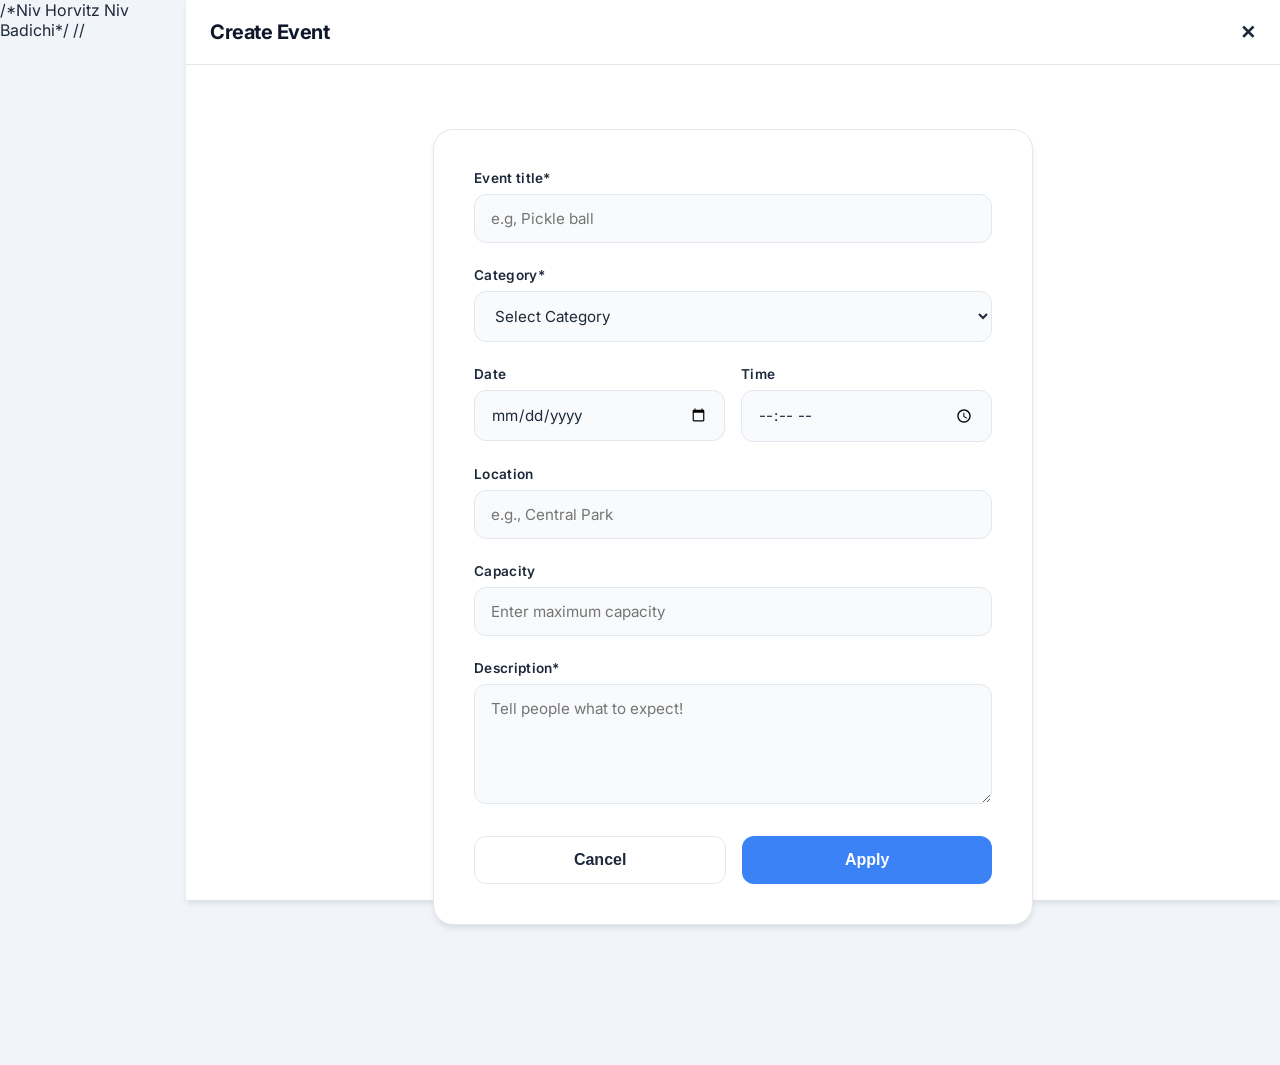
<file: create-event.html>
/*Niv Horvitz Niv Badichi*/
<!DOCTYPE html>//
<html lang="he" dir="ltr">
<head>
    <meta charset="UTF-8">
    <meta name="viewport" content="width=device-width, initial-scale=1.0">
    <title>LONEWOLF - Create Event</title>
    <link rel="stylesheet" href="css/style.css">
    <script src="js/validation.js" defer></script>
</head>
<body>
    <div class="app-container">
        <header class="app-header">
            <div class="logo">Create Event</div>
            <a href="index.html" style="text-decoration: none; color: var(--text-main); font-weight: bold; font-size: 1.2rem;">✕</a>
        </header>

        <main class="content">
            <div class="form-wrapper">
                <form id="createEventForm" novalidate>
                    <div class="form-group">
                        <label for="eventTitle">Event title*</label>
                        <input type="text" id="eventTitle" class="form-control" placeholder="e.g, Pickle ball">
                        <span class="error-message" id="titleError">This field is required.</span>
                    </div>

                    <div class="form-group">
                        <label for="eventCategory">Category*</label>
                        <select id="eventCategory" class="form-control">
                            <option value="">Select Category</option>
                            <option value="sports">Sports</option>
                            <option value="social">Social</option>
                            <option value="learning">Learning</option>
                        </select>
                        <span class="error-message" id="categoryError">Please select a category.</span>
                    </div>

                    <div style="display: flex; gap: 16px;">
                        <div class="form-group" style="flex: 1;">
                            <label for="eventDate">Date</label>
                            <input type="date" id="eventDate" class="form-control">
                        </div>
                        <div class="form-group" style="flex: 1;">
                            <label for="eventTime">Time</label>
                            <input type="time" id="eventTime" class="form-control">
                        </div>
                    </div>

                    <div class="form-group">
                        <label for="eventLocation">Location</label>
                        <input type="text" id="eventLocation" class="form-control" placeholder="e.g., Central Park">
                    </div>

                    <div class="form-group">
                        <label for="eventCapacity">Capacity</label>
                        <input type="number" id="eventCapacity" class="form-control" placeholder="Enter maximum capacity">
                    </div>

                    <div class="form-group">
                        <label for="eventDescription">Description*</label>
                        <textarea id="eventDescription" class="form-control" placeholder="Tell people what to expect!"></textarea>
                        <span class="error-message" id="descError">Description must be at least 10 characters.</span>
                    </div>

                    <div class="form-actions">
                        <button type="button" class="btn-submit btn-cancel" onclick="window.location.href='index.html'">Cancel</button>
                        <button type="submit" class="btn-submit">Apply</button>
                    </div>
                </form>
            </div>
        </main>
    </div>
</body>
</html>
</file>
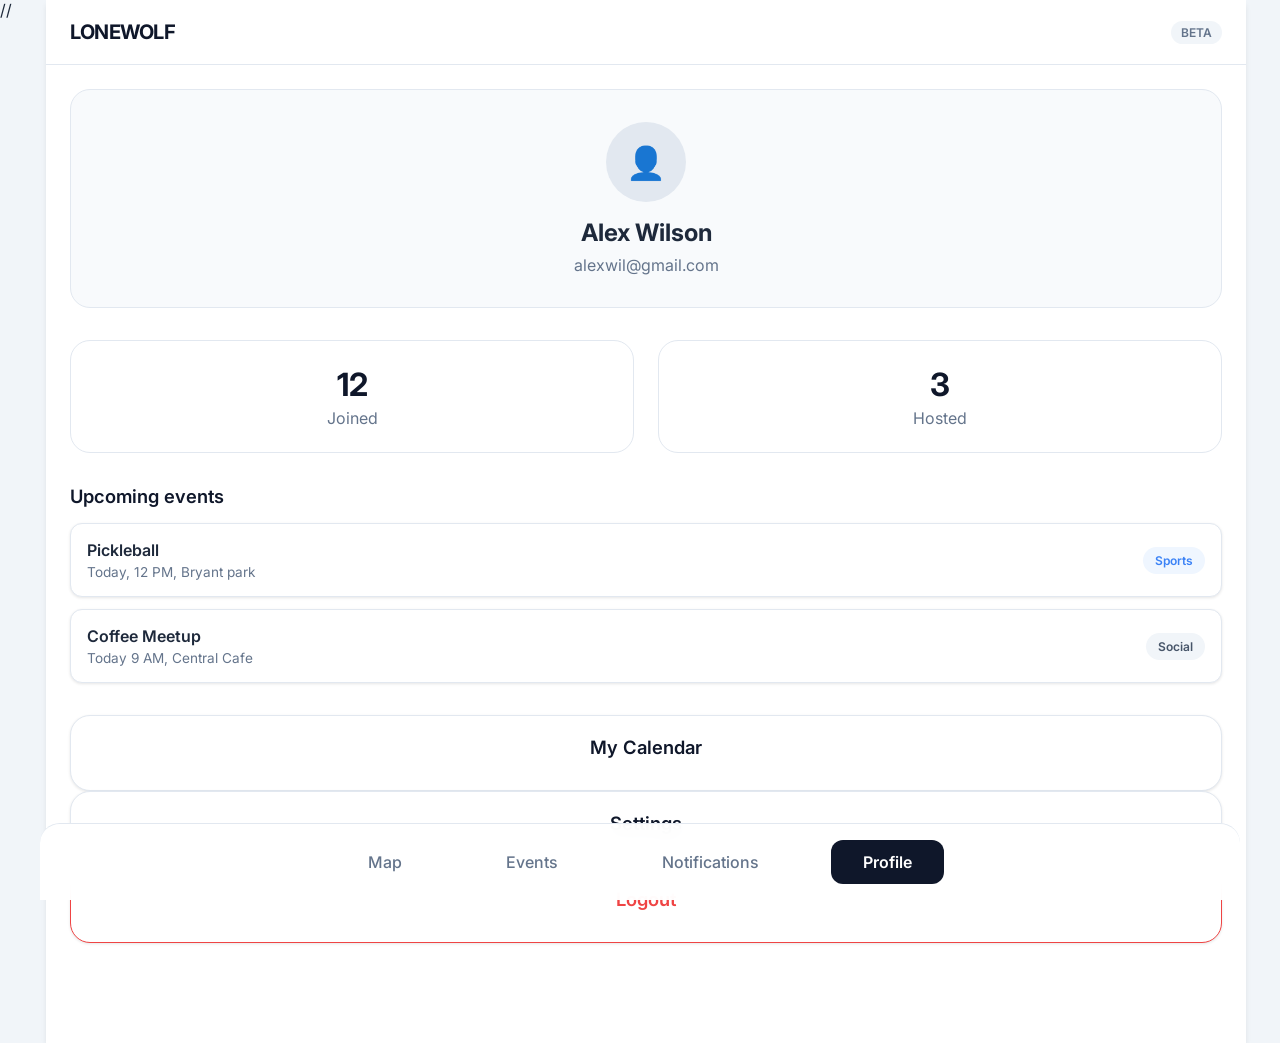
<file: profile.html>
<!DOCTYPE html>
<html lang="he" dir="ltr">
<head>//
    <meta charset="UTF-8">
    <meta name="viewport" content="width=device-width, initial-scale=1.0">
    <title>LONEWOLF - Profile</title>
    <link rel="stylesheet" href="css/style.css">
    <script src="js/app.js" defer></script>
</head>
<body>
    <div class="app-container">
        <header class="app-header">
            <div class="logo">LONEWOLF</div>
            <div class="beta-tag">BETA</div>
        </header>

        <main class="content">
            <div class="profile-header">
                <div class="profile-avatar">👤</div>
                <h2>Alex Wilson</h2>
                <p style="color: var(--text-muted); margin-top: 8px;">alexwil@gmail.com</p>
            </div>

            <div class="stats-grid">
                <div class="stat-box">
                    <div class="stat-number">12</div>
                    <div style="color: var(--text-muted); margin-top: 4px;">Joined</div>
                </div>
                <div class="stat-box">
                    <div class="stat-number">3</div>
                    <div style="color: var(--text-muted); margin-top: 4px;">Hosted</div>
                </div>
            </div>

            <div style="margin-bottom: 32px;">
                <h3 style="font-size: 1.15rem; margin-bottom: 16px; color: var(--primary-color); font-weight: 600;">Upcoming events</h3>
                
                <div style="display: flex; justify-content: space-between; align-items: center; padding: 16px; background: var(--bg-surface); border: 1px solid var(--border-light); border-radius: var(--radius-md); margin-bottom: 12px; box-shadow: var(--shadow-sm);">
                    <div>
                        <p style="font-weight: 600; color: var(--text-main); margin-bottom: 4px;">Pickleball</p>
                        <p style="font-size: 0.85rem; color: var(--text-muted);">Today, 12 PM, Bryant park</p>
                    </div>
                    <span class="event-tag" style="margin-bottom: 0;">Sports</span>
                </div>

                <div style="display: flex; justify-content: space-between; align-items: center; padding: 16px; background: var(--bg-surface); border: 1px solid var(--border-light); border-radius: var(--radius-md); margin-bottom: 12px; box-shadow: var(--shadow-sm);">
                    <div>
                        <p style="font-weight: 600; color: var(--text-main); margin-bottom: 4px;">Coffee Meetup</p>
                        <p style="font-size: 0.85rem; color: var(--text-muted);">Today 9 AM, Central Cafe</p>
                    </div>
                    <span class="event-tag" style="margin-bottom: 0; background: #f1f5f9; color: #475569;">Social</span>
                </div>
            </div>

            <div class="event-card" style="text-align: center; cursor: pointer;">
                <h3>My Calendar</h3>
            </div>
            <div class="event-card" style="text-align: center; cursor: pointer;">
                <h3>Settings</h3>
            </div>
            <div class="event-card" style="text-align: center; cursor: pointer; border-color: #ef4444; color: #ef4444;">
                <h3 style="color: #ef4444;">Logout</h3>
            </div>
        </main>

        <nav class="bottom-nav">
            <a href="#" class="nav-item">Map</a>
            <a href="index.html" class="nav-item">Events</a>
            <a href="#" class="nav-item">Notifications</a>
            <a href="profile.html" class="nav-item active">Profile</a>
        </nav>
    </div>
</body>
</html>
</file>
<file: css/style.css>
@import url('https://fonts.googleapis.com/css2?family=Inter:wght@400;500;600;700&display=swap');
:root {
    --bg-body: #f1f5f9;
    --bg-surface: #ffffff;
    --primary-color: #0f172a;
    --accent-color: #3b82f6;
    --text-main: #1e293b;
    --text-muted: #64748b;
    --border-light: #e2e8f0;
    --shadow-sm: 0 1px 3px rgba(0,0,0,0.1);
    --shadow-md: 0 4px 6px -1px rgba(0,0,0,0.1);
    --radius-lg: 20px;
    --radius-md: 12px;
}
* {
    margin: 0;
    padding: 0;
    box-sizing: border-box;
}

body {
    font-family: 'Inter', sans-serif;
    background-color: var(--bg-body);
    color: var(--text-main);
    display: flex;
    justify-content: center;
    min-height: 100vh;
}

.app-container {
    width: 100%;
    max-width: 1200px;
    min-height: 100vh;
    margin: 0 auto;
    background: var(--bg-surface);
    position: relative;
    box-shadow: var(--shadow-md);
    display: flex;
    flex-direction: column;
}


.app-header {
    display: flex;
    justify-content: space-between;
    align-items: center;
    padding: 20px 24px;
    background: rgba(255, 255, 255, 0.95);
    backdrop-filter: blur(10px);
    border-bottom: 1px solid var(--border-light);
    position: sticky;
    top: 0;
    z-index: 10;
}

.logo {
    font-weight: 700;
    font-size: 1.25rem;
    letter-spacing: -0.5px;
    color: var(--primary-color);
}

.beta-tag {
    background: #f1f5f9;
    color: var(--text-muted);
    padding: 4px 10px;
    border-radius: 20px;
    font-size: 0.75rem;
    font-weight: 600;
}


.content {
    padding: 24px;
    padding-bottom: 100px; 
    flex: 1;
}


#filter-btn {
    background: var(--bg-surface);
    border: 1px solid var(--border-light);
    color: var(--text-main);
    padding: 10px 18px;
    border-radius: 24px;
    font-weight: 500;
    font-size: 0.9rem;
    cursor: pointer;
    box-shadow: var(--shadow-sm);
    transition: all 0.2s ease;
    margin-bottom: 24px;
    font-family: inherit;
}

#filter-btn:hover {
    background: #f8fafc;
    transform: translateY(-1px);
    box-shadow: var(--shadow-md);
}


#events-container {
    display: grid;
    grid-template-columns: repeat(auto-fill, minmax(320px, 1fr));
    gap: 24px;
}


.event-card {
    background: var(--bg-surface);
    border: 1px solid var(--border-light);
    border-radius: var(--radius-lg);
    padding: 20px;
    box-shadow: var(--shadow-sm);
    transition: transform 0.2s ease, box-shadow 0.2s ease;
}

.event-card:hover {
    transform: translateY(-2px);
    box-shadow: var(--shadow-md);
}

.event-tag {
    background: #eff6ff;
    color: var(--accent-color);
    padding: 6px 12px;
    border-radius: 20px;
    font-size: 0.75rem;
    font-weight: 600;
    display: inline-block;
    margin-bottom: 12px;
}

.event-card h3 {
    font-size: 1.15rem;
    margin-bottom: 12px;
    font-weight: 600;
    color: var(--primary-color);
}

.event-details p {
    font-size: 0.85rem;
    color: var(--text-muted);
    margin-bottom: 8px;
}

/* Floating Action Button */
.fab-create-btn {
    position: fixed;
    bottom: 100px;
    right: calc(50% - 560px);
    width: 64px;
    height: 64px;
    background-color: var(--accent-color);
    color: white;
    border-radius: 50%;
    display: flex;
    align-items: center;
    justify-content: center;
    font-size: 32px;
    text-decoration: none;
    box-shadow: 0 4px 12px rgba(59, 130, 246, 0.4);
    transition: all 0.3s ease;
    z-index: 100;
}

.fab-create-btn:hover {
    transform: scale(1.1) rotate(90deg);
    background-color: #2563eb;
}

@media (max-width: 1240px) {
    .fab-create-btn {
        right: 40px;
    }
}


.bottom-nav {
    position: fixed;
    bottom: 0;
    left: 50%;
    transform: translateX(-50%);
    width: 100%;
    max-width: 1200px;
    display: flex;
    justify-content: center;
    gap: 40px;
    padding: 16px 24px;
    background: rgba(255, 255, 255, 0.95);
    backdrop-filter: blur(10px);
    border-top: 1px solid var(--border-light);
    z-index: 10;
    border-radius: 20px 20px 0 0;
}

.nav-item {
    color: var(--text-muted);
    text-decoration: none;
    font-size: 1rem;
    font-weight: 500;
    padding: 12px 32px;
    border-radius: var(--radius-md);
    transition: all 0.2s ease;
}

.nav-item.active {
    background: var(--primary-color);
    color: white;
    font-weight: 600;
}

.nav-item:not(.active):hover {
    background: #f1f5f9;
    color: var(--primary-color);
}


.form-wrapper {
    max-width: 600px;
    margin: 40px auto;
    background: var(--bg-surface);
    padding: 40px;
    border-radius: var(--radius-lg);
    box-shadow: var(--shadow-md);
    border: 1px solid var(--border-light);
}

.form-group {
    margin-bottom: 24px;
}

.form-group label {
    display: block;
    font-weight: 600;
    font-size: 0.85rem;
    color: var(--text-main);
    margin-bottom: 8px;
    letter-spacing: 0.3px;
}

.form-control {
    width: 100%;
    padding: 14px 16px;
    background-color: #f8fafc;
    border: 1px solid var(--border-light);
    border-radius: var(--radius-md);
    font-family: inherit;
    font-size: 0.95rem;
    color: var(--text-main);
    transition: all 0.25s ease;
}

.form-control:focus {
    outline: none;
    border-color: var(--accent-color);
    background-color: #ffffff;
    box-shadow: 0 0 0 4px rgba(59, 130, 246, 0.15);
}

textarea.form-control {
    min-height: 120px;
    resize: vertical;
}

.error-message {
    color: #ef4444;
    font-size: 0.8rem;
    margin-top: 6px;
    display: none;
    font-weight: 500;
}

.form-actions {
    display: flex;
    gap: 16px;
    margin-top: 32px;
}

.btn-submit {
    flex: 1;
    background-color: var(--accent-color);
    color: white;
    border: none;
    padding: 14px 24px;
    border-radius: var(--radius-md);
    font-weight: 600;
    font-size: 1rem;
    cursor: pointer;
    transition: all 0.2s ease;
}

.btn-submit:hover {
    background-color: #2563eb;
    transform: translateY(-2px);
    box-shadow: var(--shadow-sm);
}

.btn-cancel {
    background-color: white;
    color: var(--text-main);
    border: 1px solid var(--border-light);
}

.btn-cancel:hover {
    background-color: #f1f5f9;
    border-color: #cbd5e1;
}


.profile-header {
    text-align: center;
    margin-bottom: 32px;
    padding: 32px;
    border: 1px solid var(--border-light);
    border-radius: var(--radius-lg);
    background: #f8fafc;
}

.profile-avatar {
    width: 80px; 
    height: 80px; 
    background-color: #e2e8f0; 
    border-radius: 50%; 
    margin: 0 auto 16px auto; 
    display: flex; 
    align-items: center; 
    justify-content: center; 
    font-size: 32px;
}

.stats-grid {
    display: grid;
    grid-template-columns: 1fr 1fr;
    gap: 24px;
    margin-bottom: 32px;
}

.stat-box {
    border: 1px solid var(--border-light);
    padding: 24px;
    text-align: center;
    border-radius: var(--radius-lg);
    background: var(--bg-surface);
}

.stat-number {
    font-size: 2rem;
    font-weight: 700;
    color: var(--primary-color);
}
</file>
